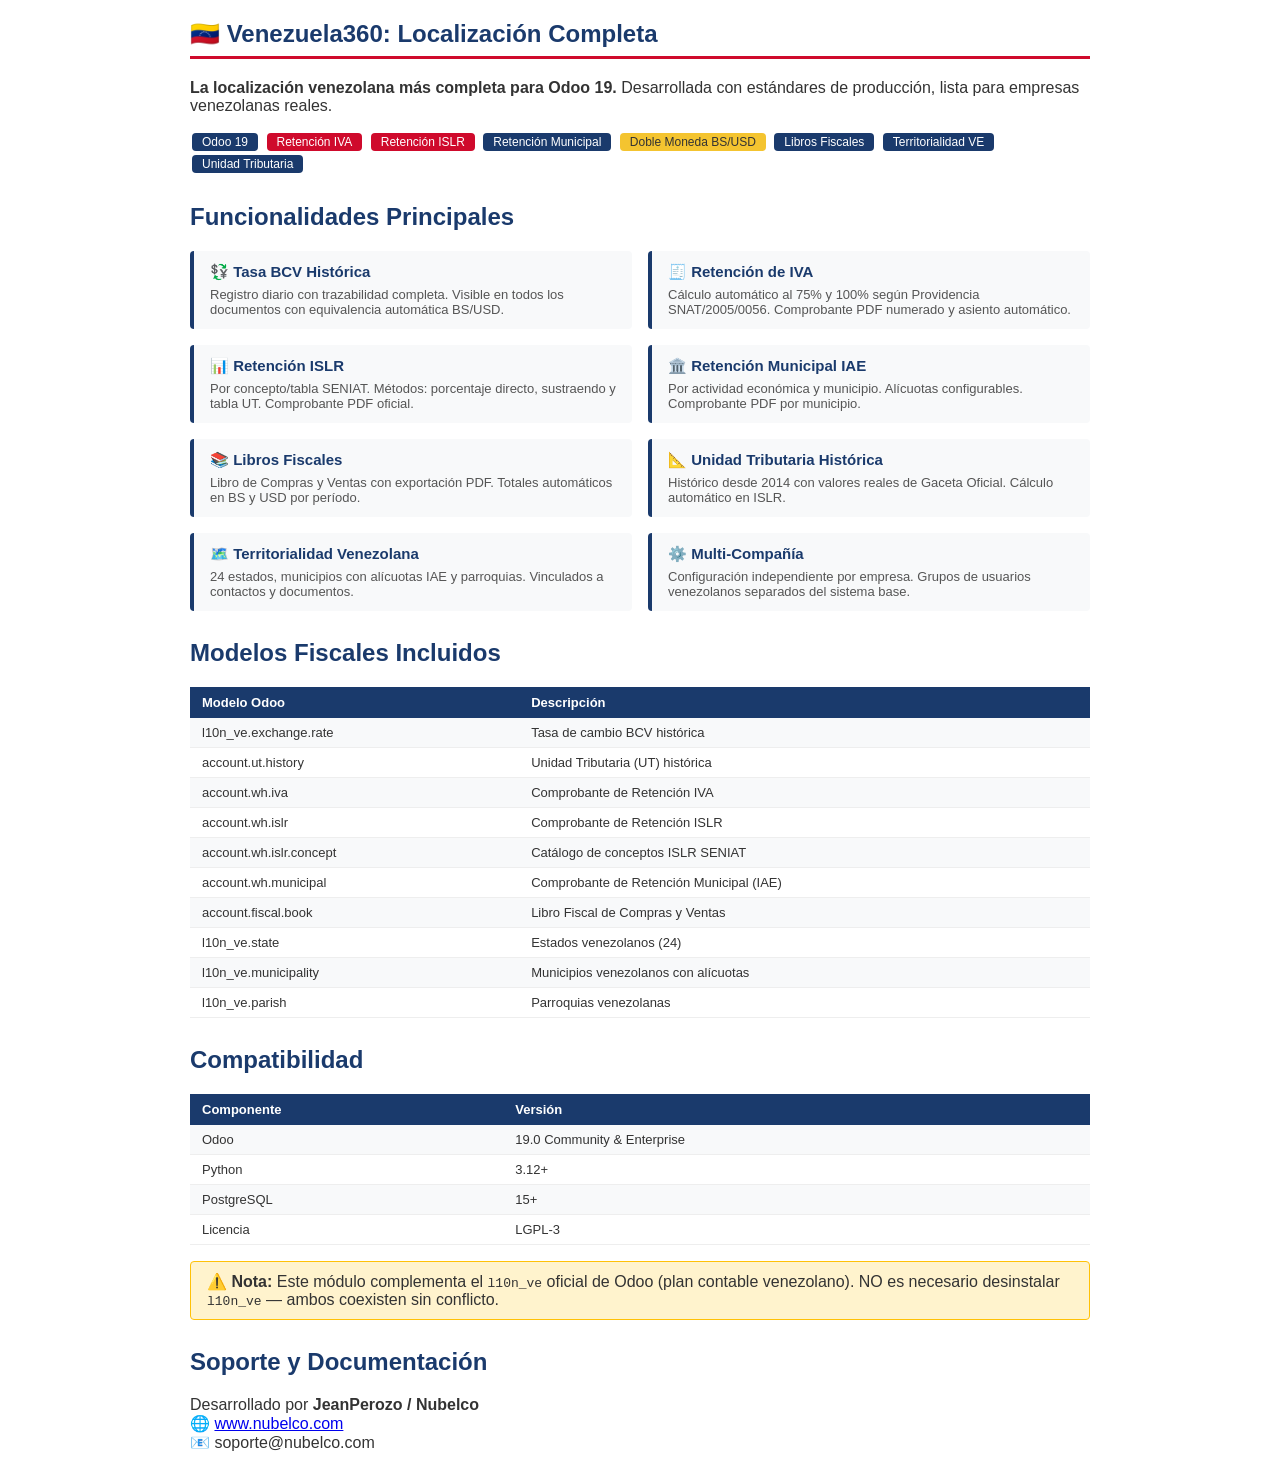
<file: l10n_ve_full/static/description/index.html>
<!DOCTYPE html>
<html lang="es">
<head>
    <meta charset="utf-8"/>
    <title>Venezuela360: Localización Completa</title>
    <style>
        body { font-family: 'Segoe UI', Arial, sans-serif; max-width: 900px; margin: 0 auto; color: #333; }
        h1 { color: #1a3a6c; border-bottom: 3px solid #CF0A2C; padding-bottom: 8px; }
        h2 { color: #1a3a6c; margin-top: 28px; }
        .badge { display: inline-block; background: #1a3a6c; color: white; border-radius: 4px; padding: 2px 10px; font-size: 12px; margin: 2px; }
        .badge.red { background: #CF0A2C; }
        .badge.gold { background: #F4C430; color: #333; }
        .feature-grid { display: grid; grid-template-columns: 1fr 1fr; gap: 16px; margin: 20px 0; }
        .feature-card { background: #f8f9fa; border-left: 4px solid #1a3a6c; padding: 12px 16px; border-radius: 4px; }
        .feature-card h3 { margin: 0 0 6px 0; color: #1a3a6c; font-size: 15px; }
        .feature-card p { margin: 0; font-size: 13px; color: #555; }
        table { width: 100%; border-collapse: collapse; margin: 16px 0; font-size: 13px; }
        th { background: #1a3a6c; color: white; padding: 8px 12px; text-align: left; }
        td { padding: 7px 12px; border-bottom: 1px solid #eee; }
        tr:nth-child(even) td { background: #f8f9fa; }
        .alert { background: #fff3cd; border: 1px solid #ffc107; border-radius: 4px; padding: 10px 16px; margin: 16px 0; }
    </style>
</head>
<body>
<section class="oe_container">
    <div class="oe_row oe_spaced">

        <h1>🇻🇪 Venezuela360: Localización Completa</h1>
        <p><strong>La localización venezolana más completa para Odoo 19.</strong>
        Desarrollada con estándares de producción, lista para empresas venezolanas reales.</p>

        <div>
            <span class="badge">Odoo 19</span>
            <span class="badge red">Retención IVA</span>
            <span class="badge red">Retención ISLR</span>
            <span class="badge">Retención Municipal</span>
            <span class="badge gold">Doble Moneda BS/USD</span>
            <span class="badge">Libros Fiscales</span>
            <span class="badge">Territorialidad VE</span>
            <span class="badge">Unidad Tributaria</span>
        </div>

        <h2>Funcionalidades Principales</h2>
        <div class="feature-grid">
            <div class="feature-card">
                <h3>💱 Tasa BCV Histórica</h3>
                <p>Registro diario con trazabilidad completa. Visible en todos los documentos con equivalencia automática BS/USD.</p>
            </div>
            <div class="feature-card">
                <h3>🧾 Retención de IVA</h3>
                <p>Cálculo automático al 75% y 100% según Providencia SNAT/2005/0056. Comprobante PDF numerado y asiento automático.</p>
            </div>
            <div class="feature-card">
                <h3>📊 Retención ISLR</h3>
                <p>Por concepto/tabla SENIAT. Métodos: porcentaje directo, sustraendo y tabla UT. Comprobante PDF oficial.</p>
            </div>
            <div class="feature-card">
                <h3>🏛️ Retención Municipal IAE</h3>
                <p>Por actividad económica y municipio. Alícuotas configurables. Comprobante PDF por municipio.</p>
            </div>
            <div class="feature-card">
                <h3>📚 Libros Fiscales</h3>
                <p>Libro de Compras y Ventas con exportación PDF. Totales automáticos en BS y USD por período.</p>
            </div>
            <div class="feature-card">
                <h3>📐 Unidad Tributaria Histórica</h3>
                <p>Histórico desde 2014 con valores reales de Gaceta Oficial. Cálculo automático en ISLR.</p>
            </div>
            <div class="feature-card">
                <h3>🗺️ Territorialidad Venezolana</h3>
                <p>24 estados, municipios con alícuotas IAE y parroquias. Vinculados a contactos y documentos.</p>
            </div>
            <div class="feature-card">
                <h3>⚙️ Multi-Compañía</h3>
                <p>Configuración independiente por empresa. Grupos de usuarios venezolanos separados del sistema base.</p>
            </div>
        </div>

        <h2>Modelos Fiscales Incluidos</h2>
        <table>
            <tr><th>Modelo Odoo</th><th>Descripción</th></tr>
            <tr><td>l10n_ve.exchange.rate</td><td>Tasa de cambio BCV histórica</td></tr>
            <tr><td>account.ut.history</td><td>Unidad Tributaria (UT) histórica</td></tr>
            <tr><td>account.wh.iva</td><td>Comprobante de Retención IVA</td></tr>
            <tr><td>account.wh.islr</td><td>Comprobante de Retención ISLR</td></tr>
            <tr><td>account.wh.islr.concept</td><td>Catálogo de conceptos ISLR SENIAT</td></tr>
            <tr><td>account.wh.municipal</td><td>Comprobante de Retención Municipal (IAE)</td></tr>
            <tr><td>account.fiscal.book</td><td>Libro Fiscal de Compras y Ventas</td></tr>
            <tr><td>l10n_ve.state</td><td>Estados venezolanos (24)</td></tr>
            <tr><td>l10n_ve.municipality</td><td>Municipios venezolanos con alícuotas</td></tr>
            <tr><td>l10n_ve.parish</td><td>Parroquias venezolanas</td></tr>
        </table>

        <h2>Compatibilidad</h2>
        <table>
            <tr><th>Componente</th><th>Versión</th></tr>
            <tr><td>Odoo</td><td>19.0 Community &amp; Enterprise</td></tr>
            <tr><td>Python</td><td>3.12+</td></tr>
            <tr><td>PostgreSQL</td><td>15+</td></tr>
            <tr><td>Licencia</td><td>LGPL-3</td></tr>
        </table>

        <div class="alert">
            <strong>⚠️ Nota:</strong> Este módulo complementa el <code>l10n_ve</code> oficial de Odoo (plan contable venezolano).
            NO es necesario desinstalar <code>l10n_ve</code> — ambos coexisten sin conflicto.
        </div>

        <h2>Soporte y Documentación</h2>
        <p>
            Desarrollado por <strong>JeanPerozo / Nubelco</strong><br/>
            🌐 <a href="https://www.nubelco.com">www.nubelco.com</a><br/>
            📧 soporte@nubelco.com
        </p>

    </div>
</section>
</body>
</html>
</file>
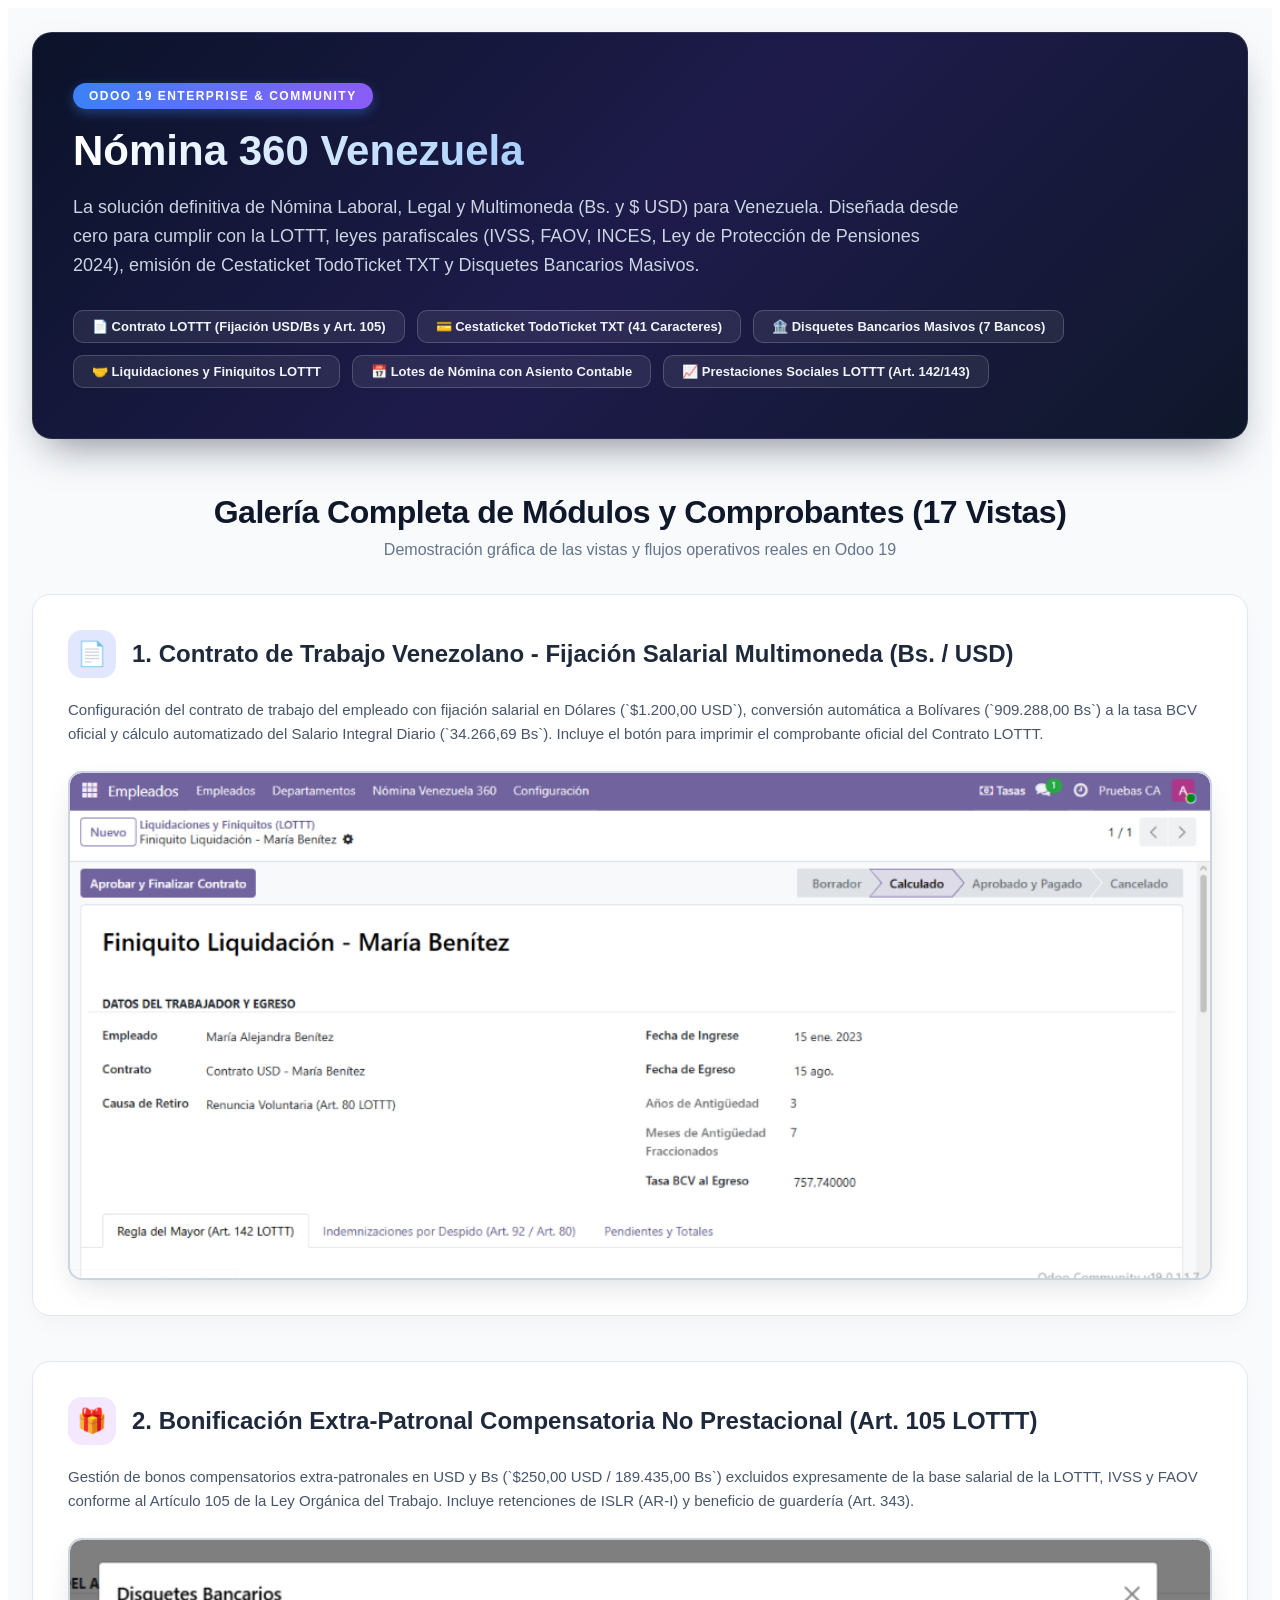
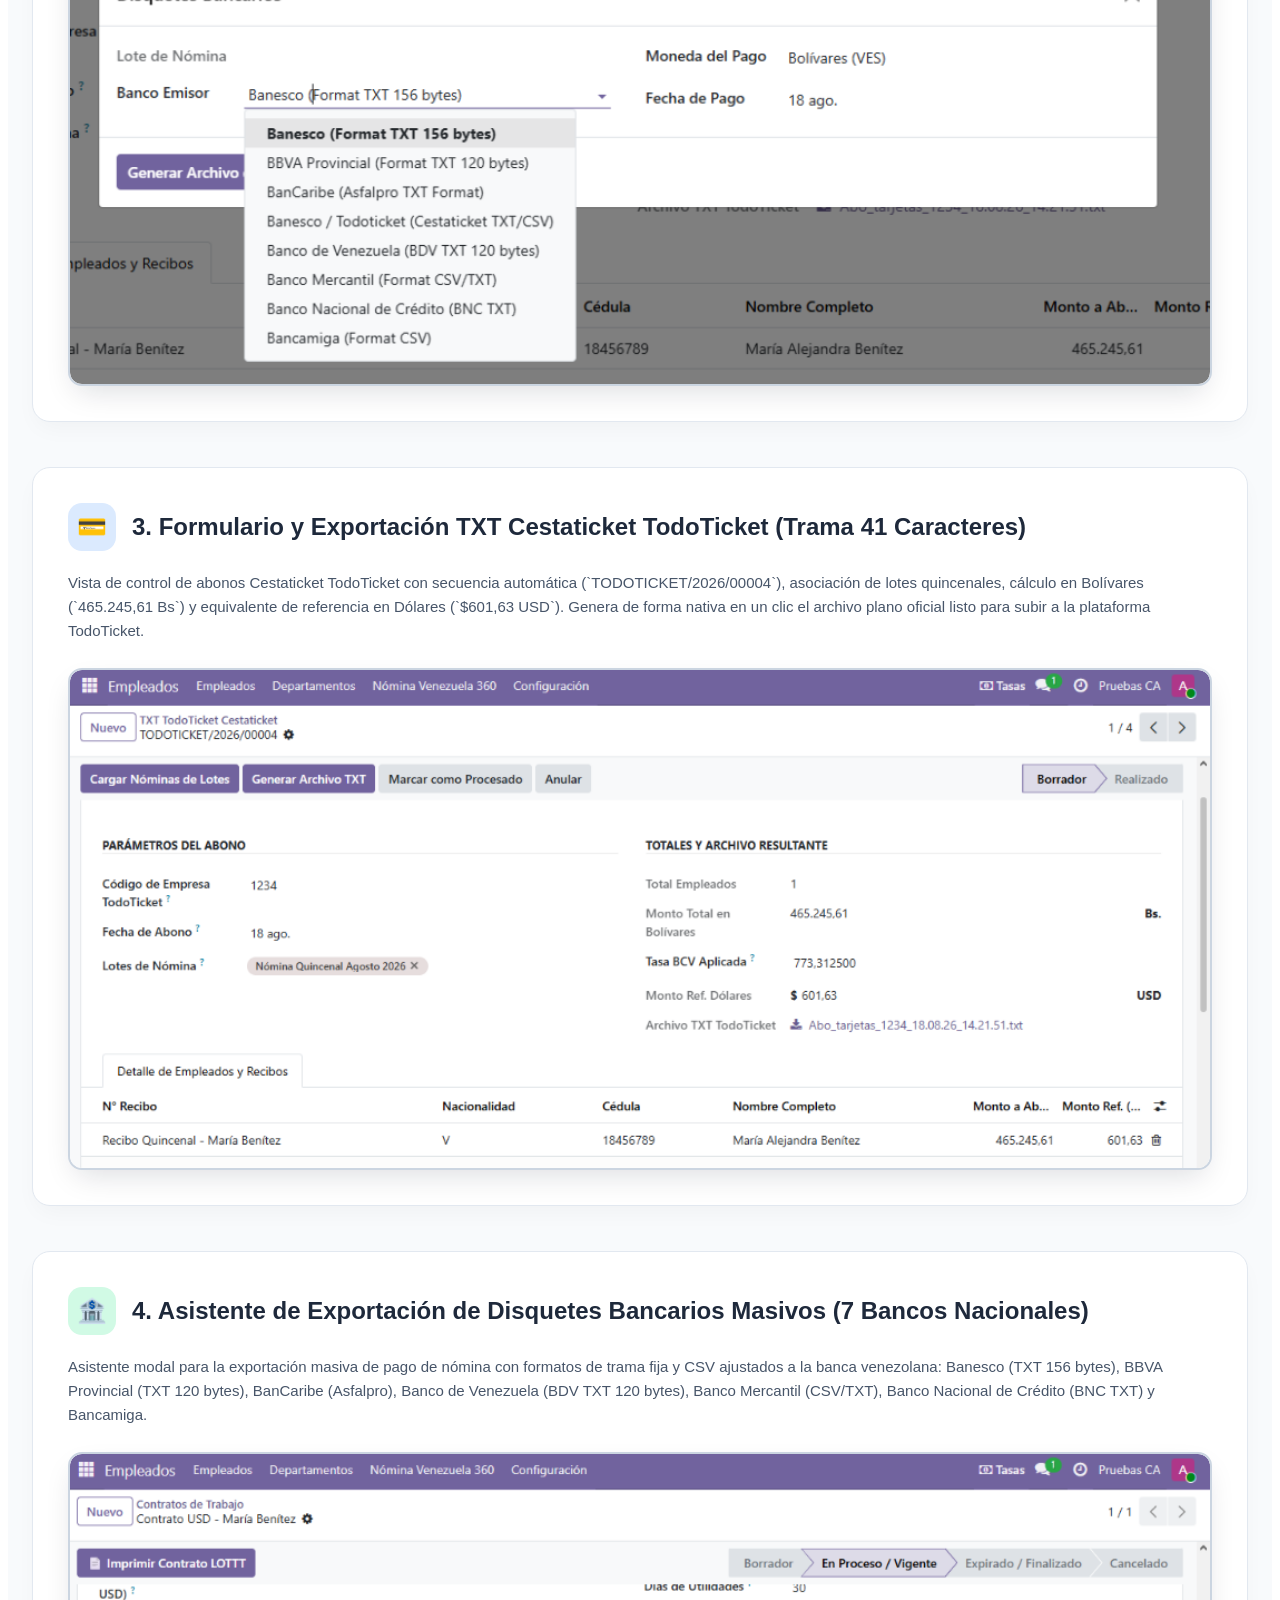
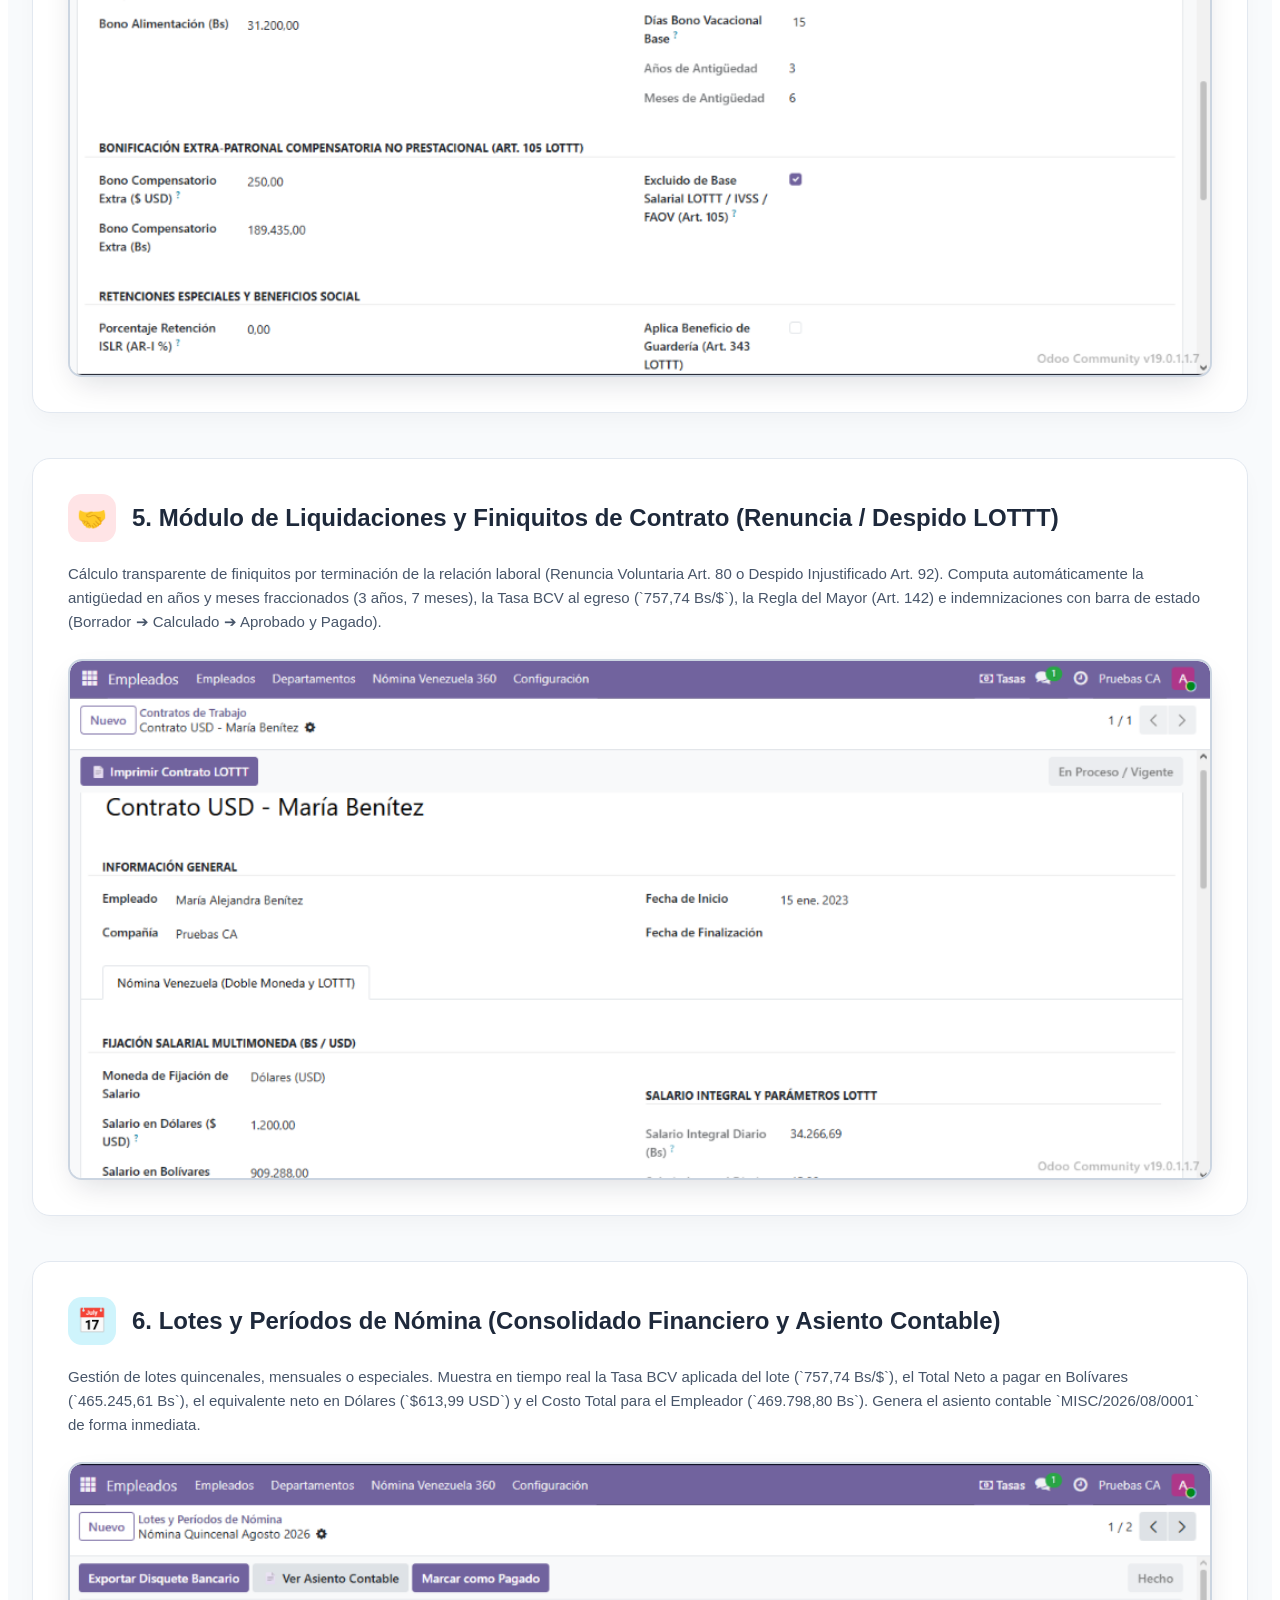
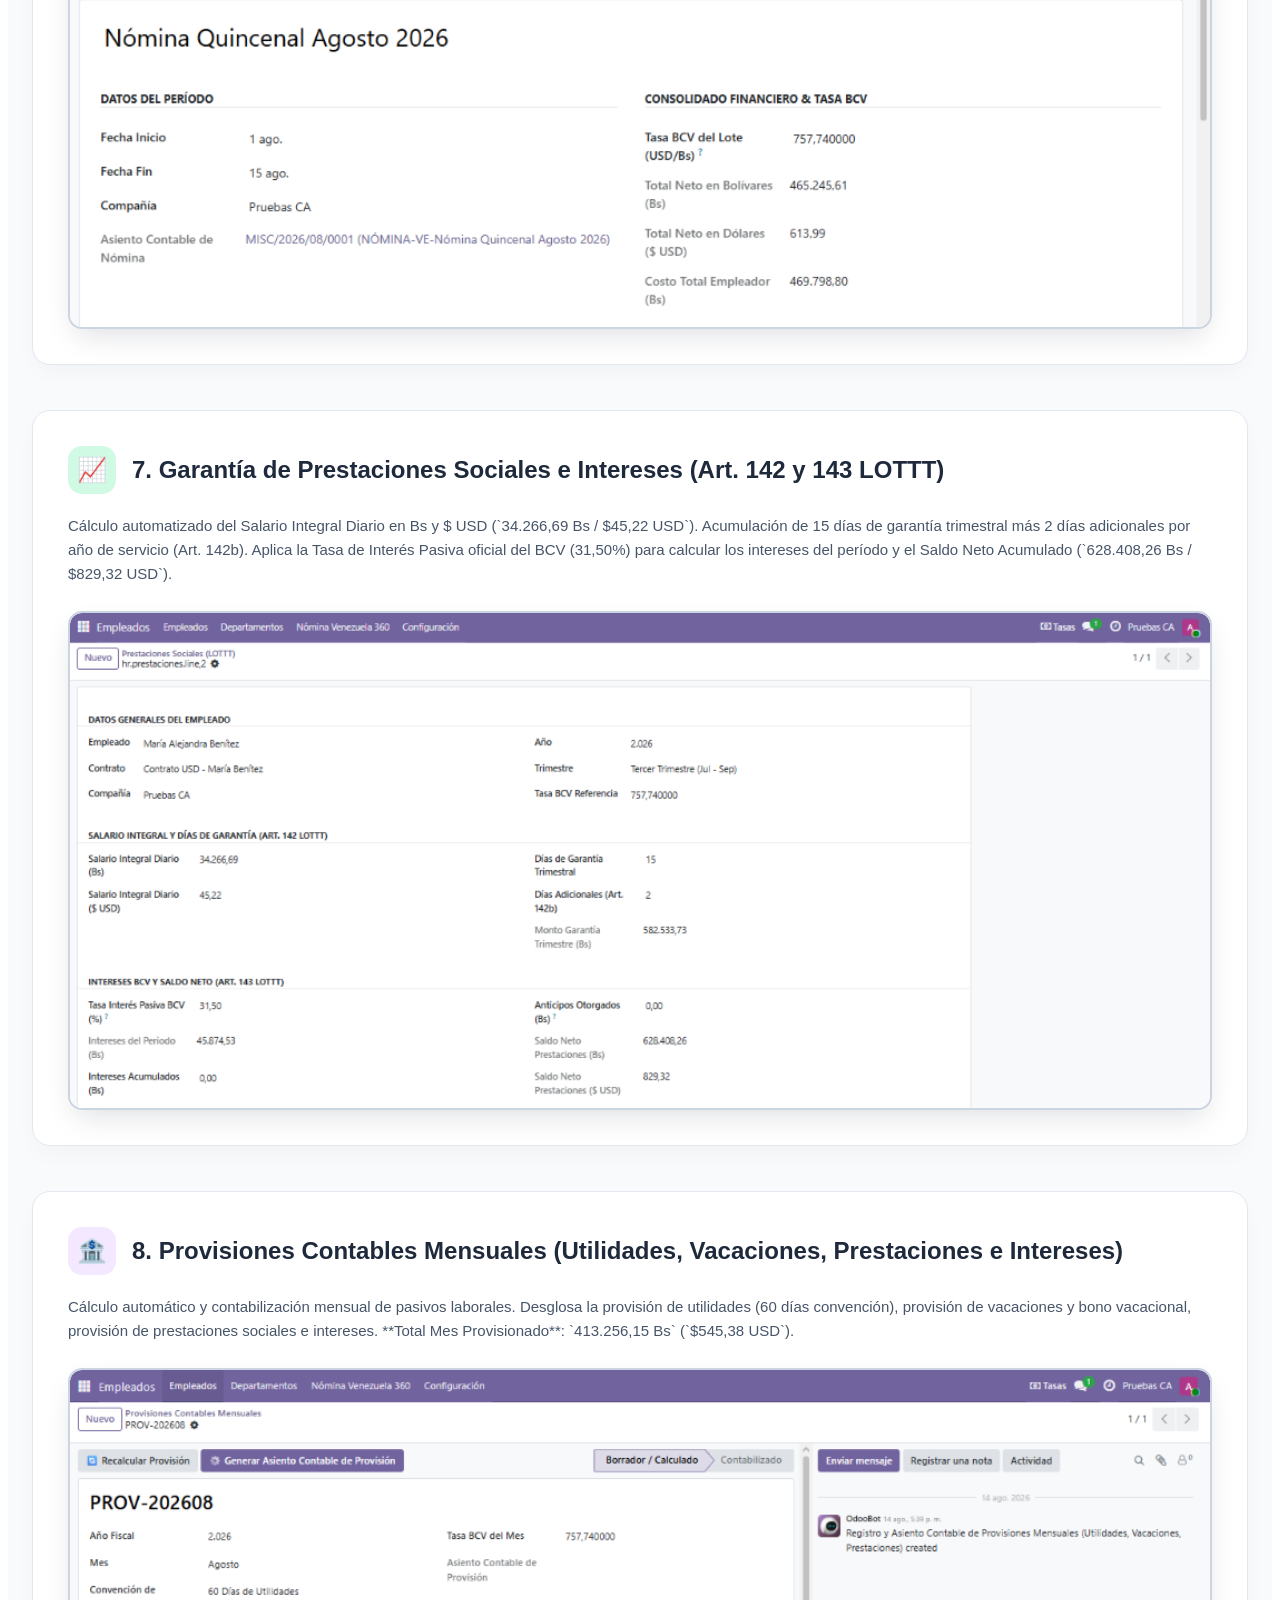
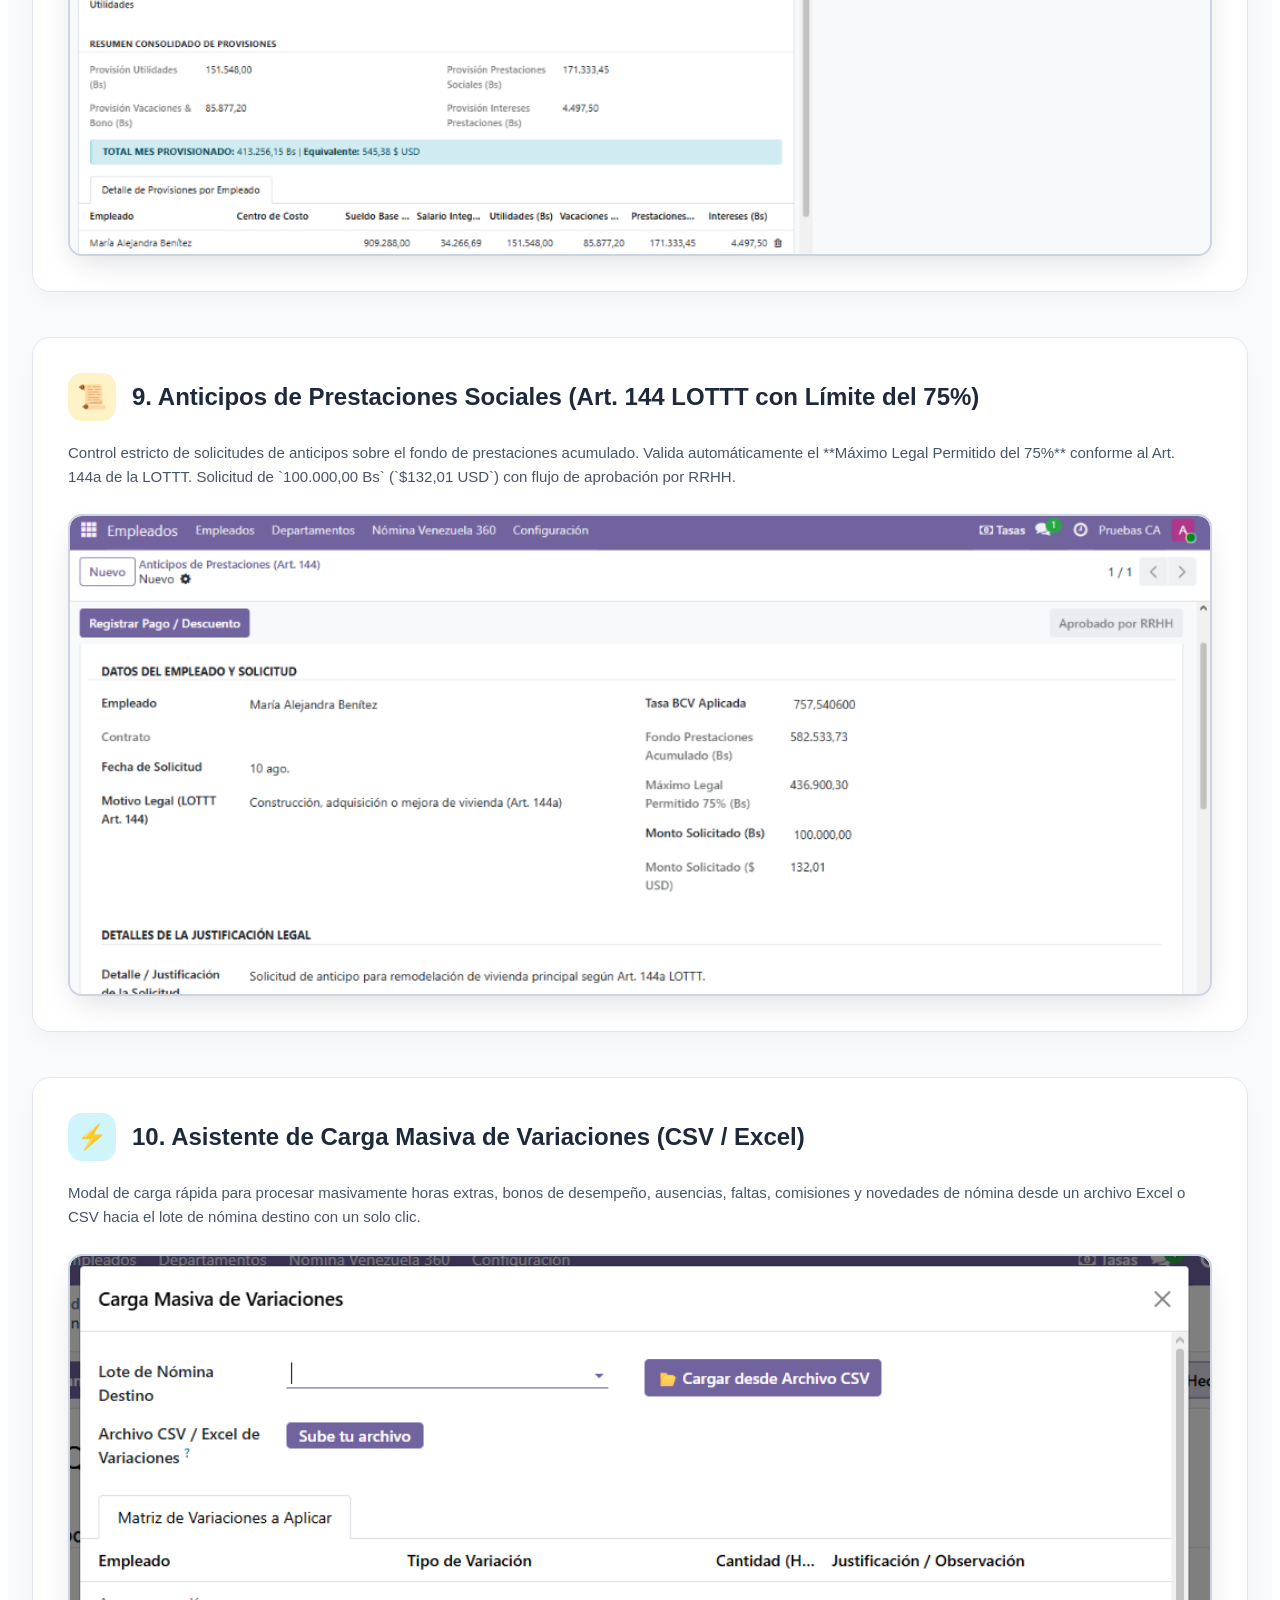
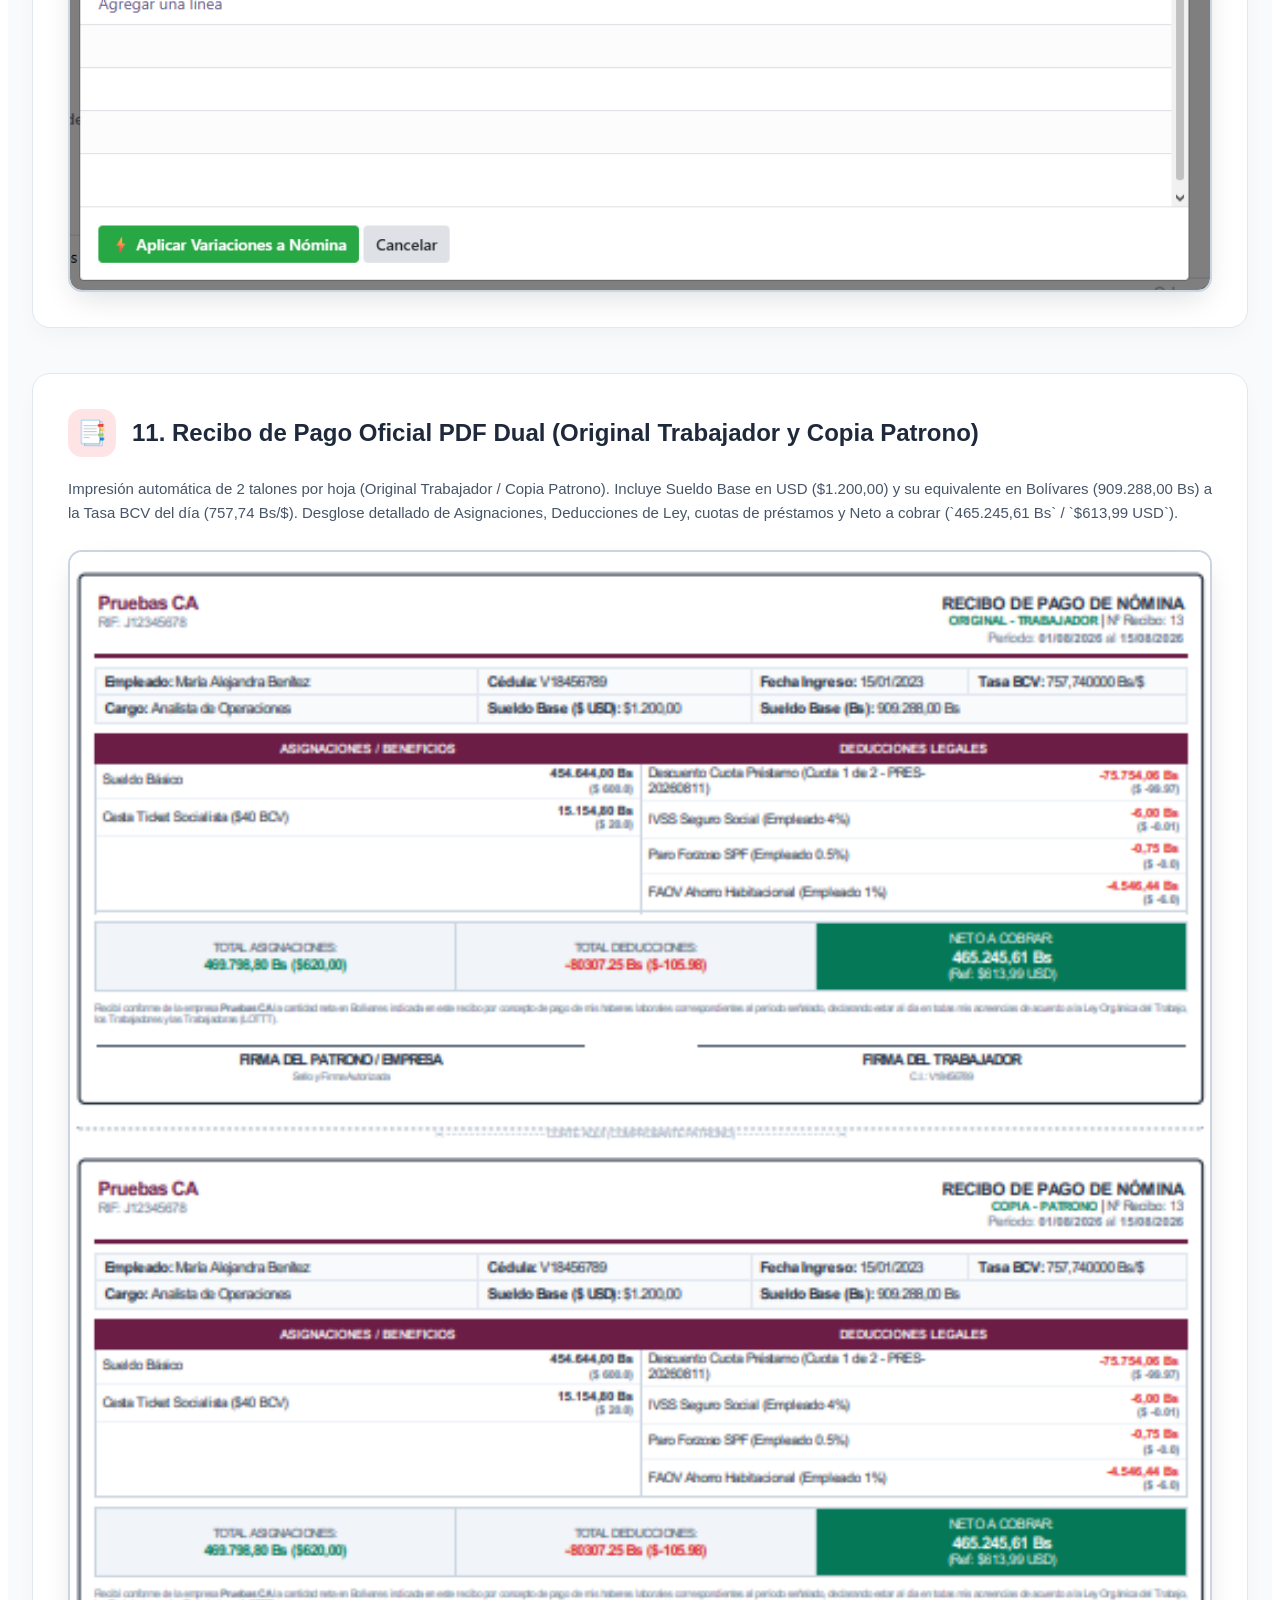
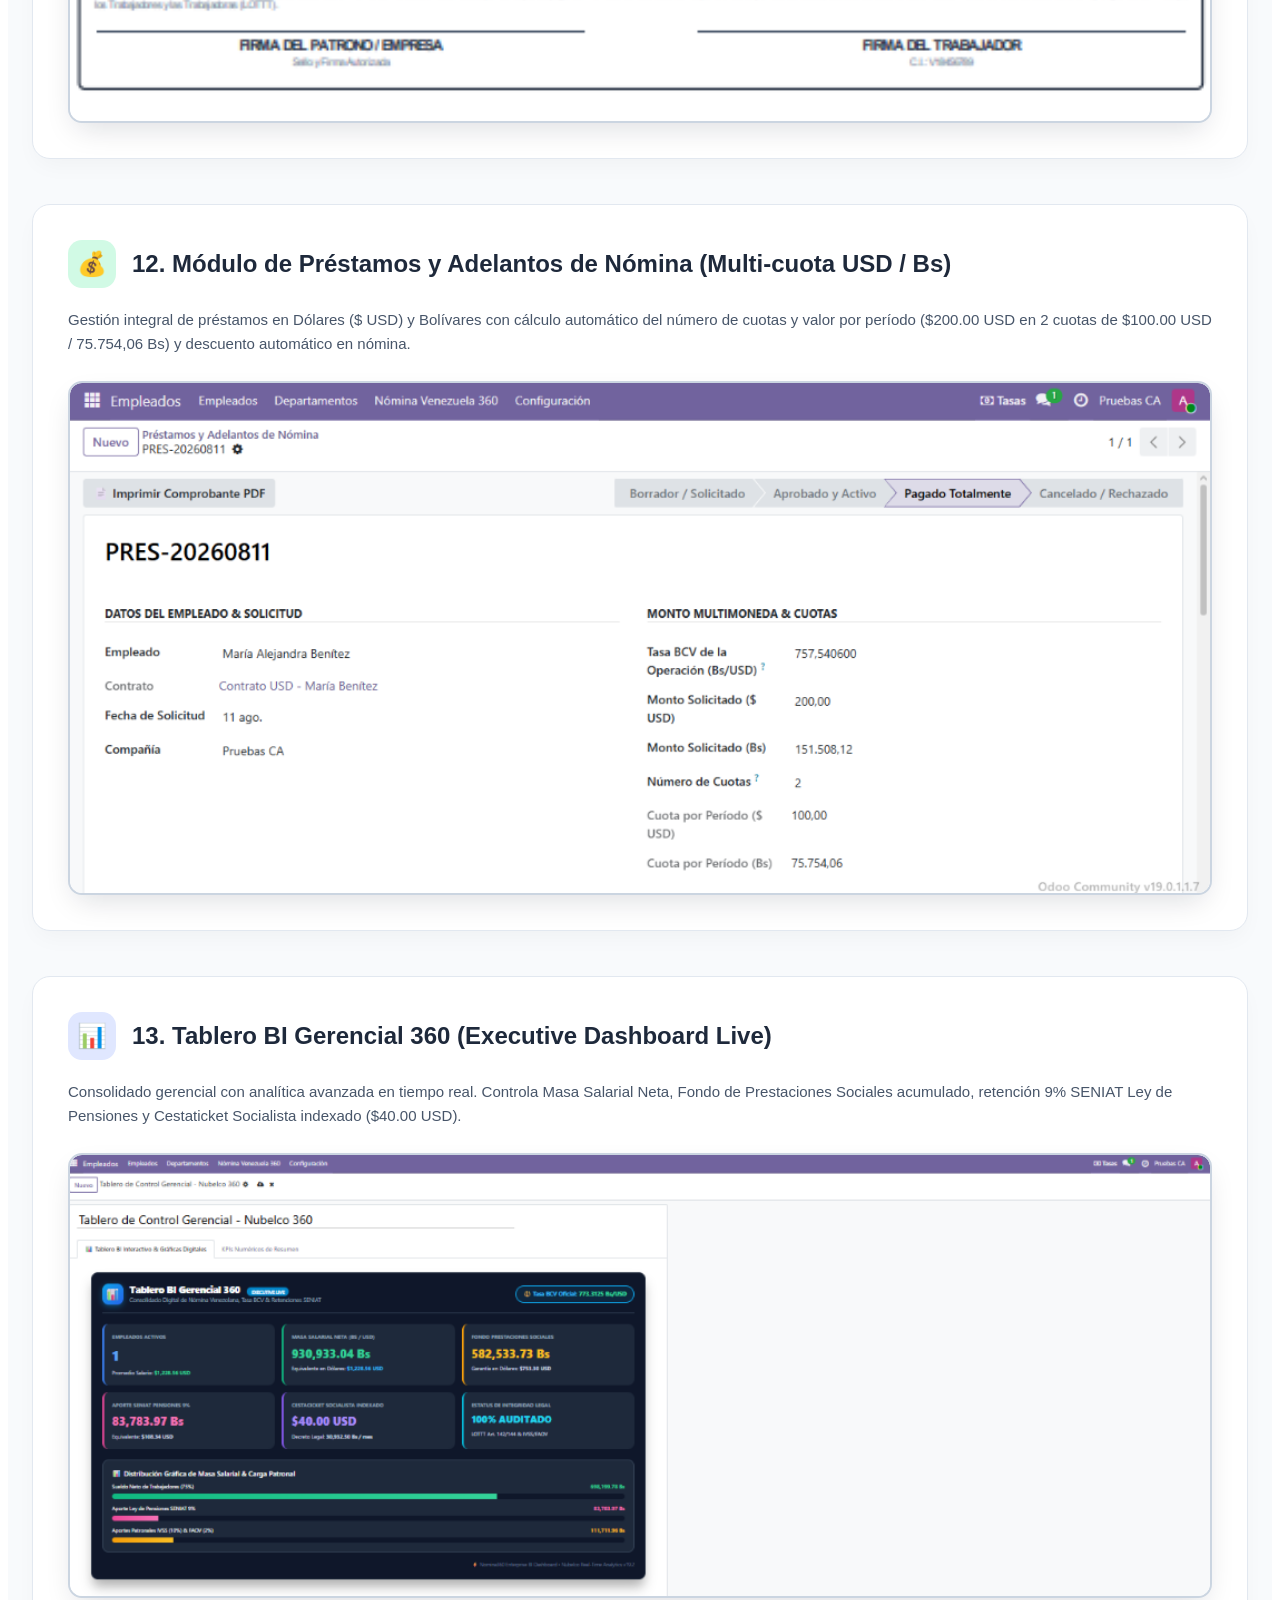
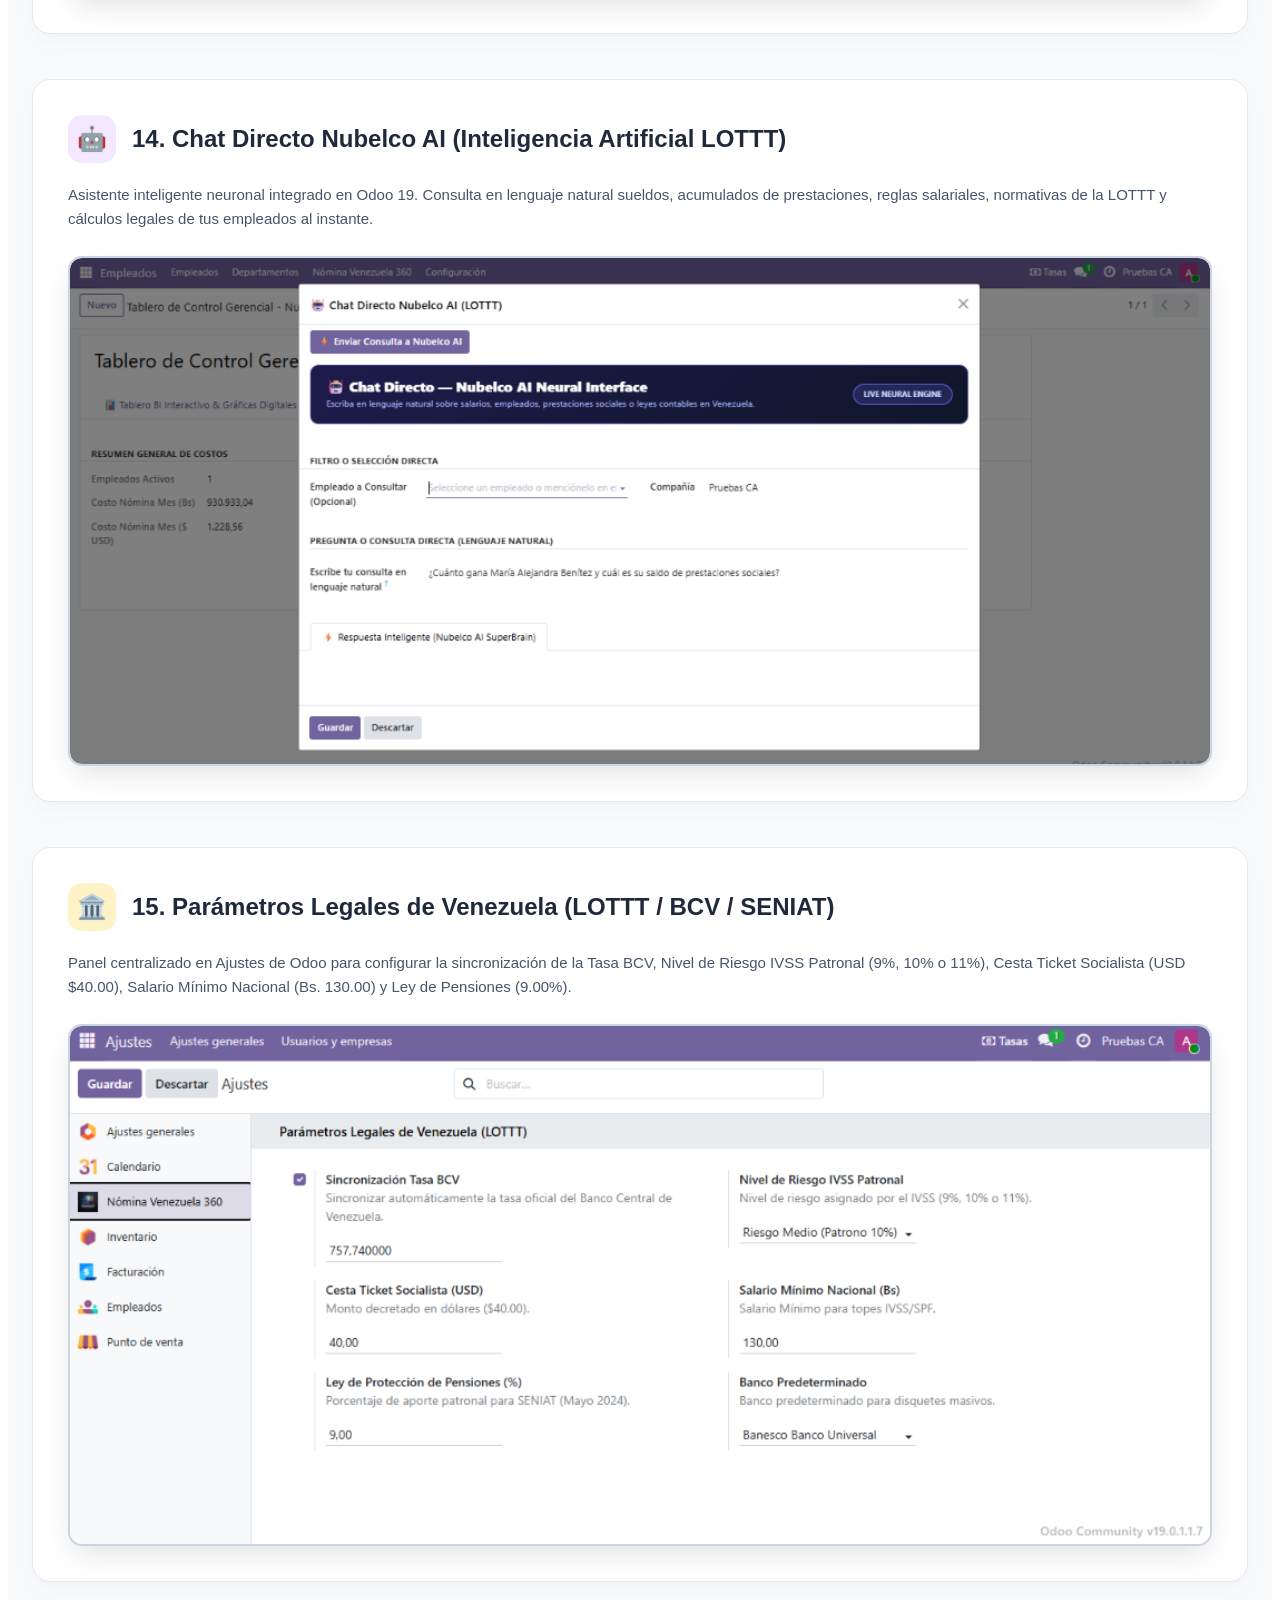
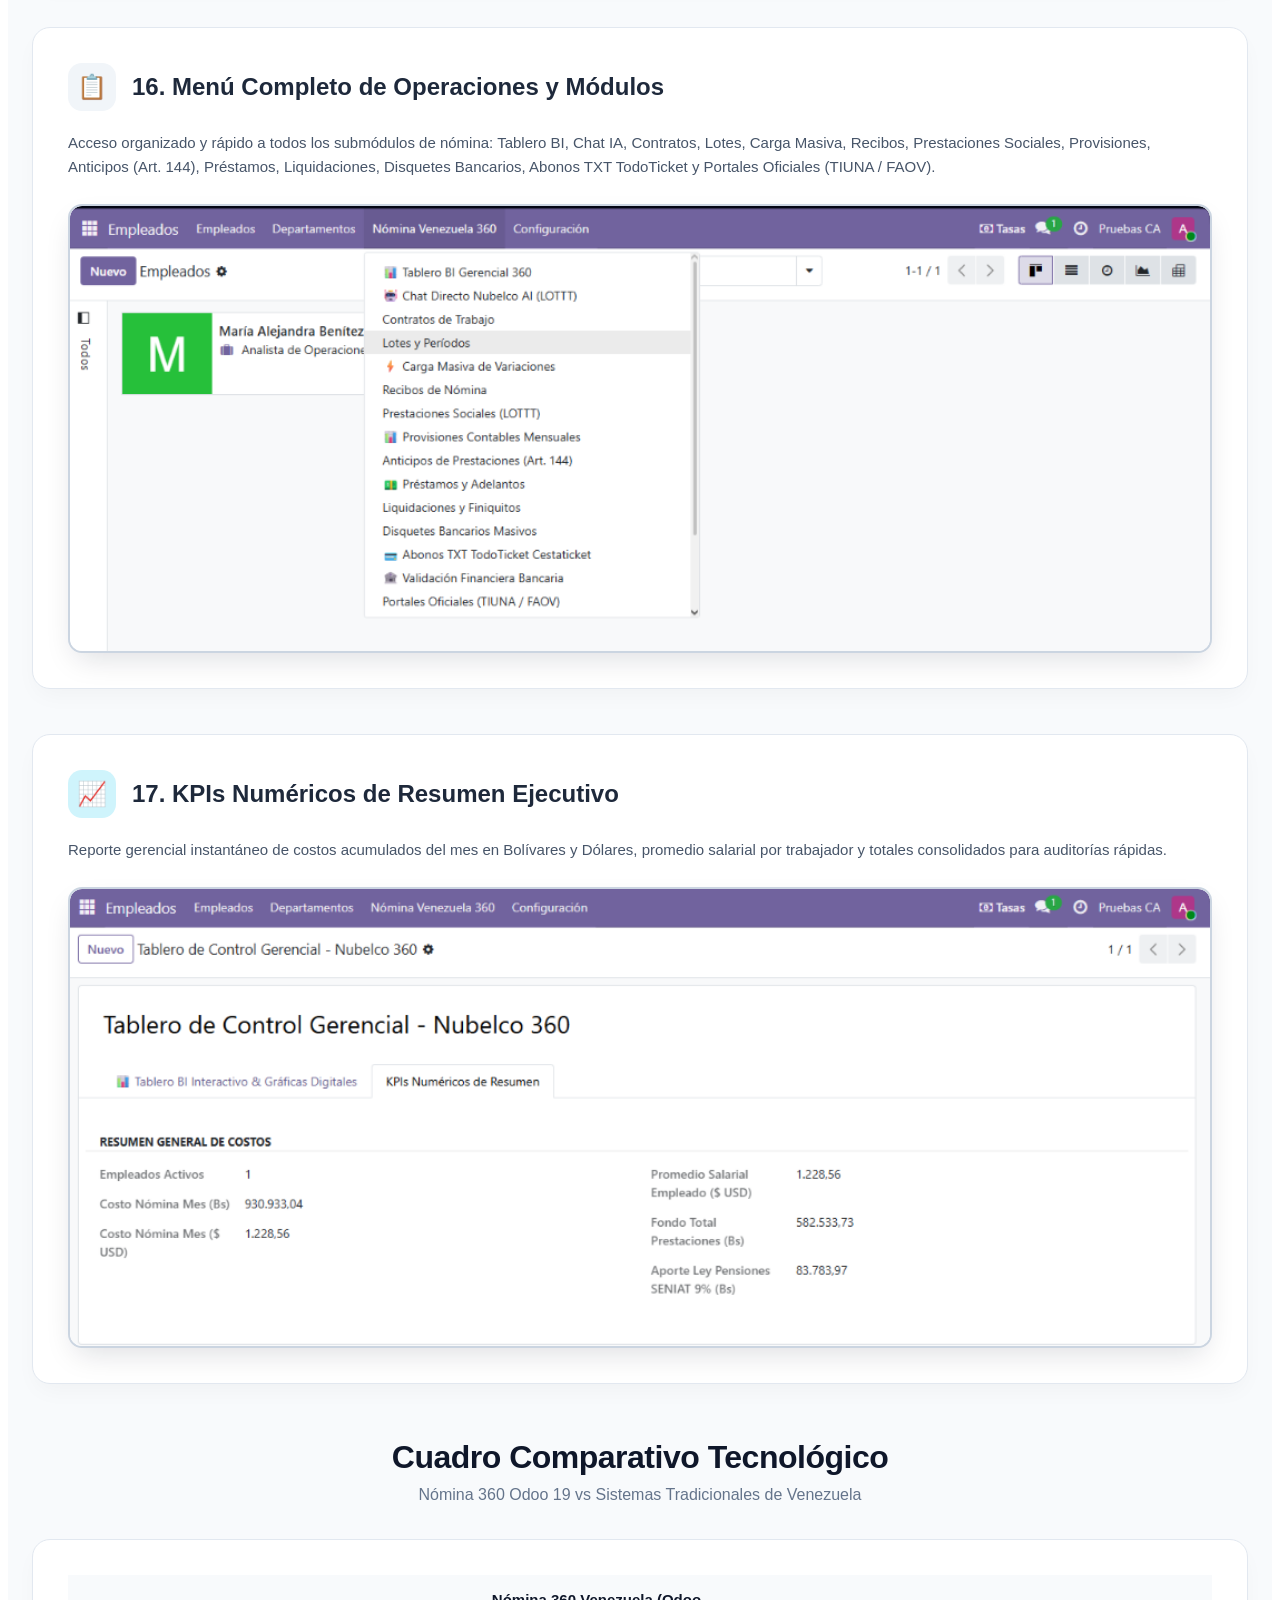
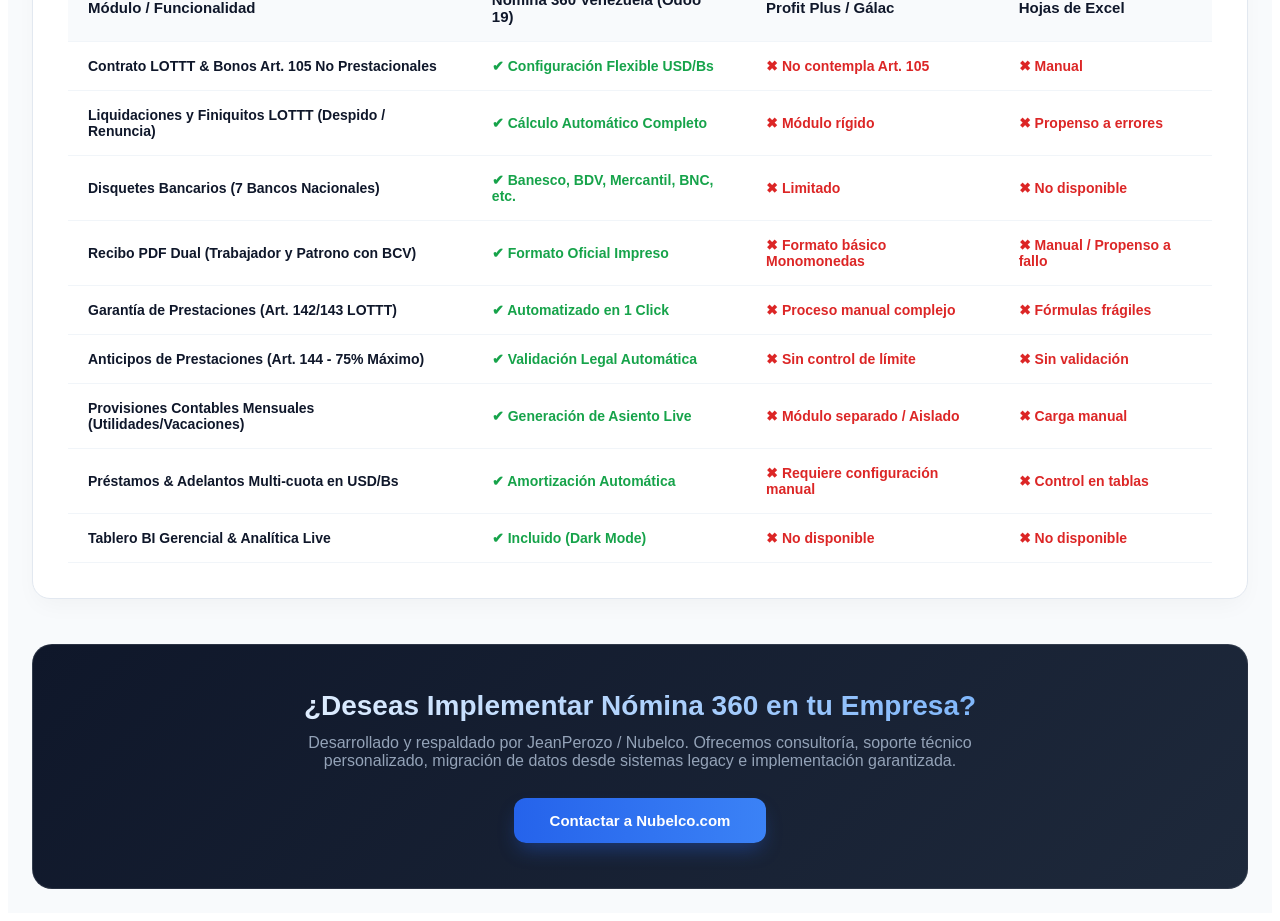
<file: Nomina360Venezuela/static/description/index.html>
<!DOCTYPE html>
<html lang="es">
<head>
    <meta charset="UTF-8">
    <title>Nomina 360 Venezuela - Odoo 19 Enterprise</title>
    <style>
        .n360-container {
            font-family: 'Inter', -apple-system, BlinkMacSystemFont, 'Segoe UI', Roboto, Helvetica, Arial, sans-serif;
            color: #0f172a;
            background-color: #f8fafc;
            padding: 24px;
            max-width: 1240px;
            margin: 0 auto;
        }

        /* HERO HEADER */
        .n360-hero {
            background: linear-gradient(135deg, #0b1329 0%, #1e1b4b 50%, #0f172a 100%);
            border-radius: 20px;
            padding: 50px 40px;
            color: #ffffff;
            box-shadow: 0 20px 40px -15px rgba(15, 23, 42, 0.5);
            margin-bottom: 40px;
            position: relative;
            border: 1px solid rgba(255, 255, 255, 0.1);
        }

        .n360-badge {
            display: inline-block;
            background: linear-gradient(90deg, #3b82f6, #8b5cf6);
            color: #ffffff;
            font-weight: 800;
            font-size: 12px;
            letter-spacing: 1.5px;
            padding: 6px 16px;
            border-radius: 50px;
            text-transform: uppercase;
            margin-bottom: 18px;
            box-shadow: 0 4px 12px rgba(59, 130, 246, 0.4);
        }

        .n360-hero h1 {
            font-size: 42px;
            font-weight: 900;
            line-height: 1.15;
            margin: 0 0 16px 0;
            background: linear-gradient(90deg, #ffffff, #93c5fd, #c084fc);
            -webkit-background-clip: text;
            -webkit-text-fill-color: transparent;
        }

        .n360-hero p {
            font-size: 18px;
            color: #cbd5e1;
            max-width: 900px;
            line-height: 1.6;
            margin-bottom: 30px;
        }

        .n360-tags {
            display: flex;
            flex-wrap: wrap;
            gap: 12px;
        }

        .n360-tag {
            background: rgba(255, 255, 255, 0.08);
            border: 1px solid rgba(255, 255, 255, 0.18);
            backdrop-filter: blur(8px);
            padding: 8px 18px;
            border-radius: 10px;
            font-size: 13px;
            font-weight: 600;
            color: #f1f5f9;
        }

        /* SECTION TITLES */
        .n360-section-header {
            text-align: center;
            margin: 55px 0 35px 0;
        }

        .n360-section-header h2 {
            font-size: 32px;
            font-weight: 800;
            color: #0f172a;
            margin: 0 0 10px 0;
            letter-spacing: -0.5px;
        }

        .n360-section-header p {
            font-size: 16px;
            color: #64748b;
            margin: 0;
        }

        /* FEATURE SHOWCASE CARDS (WITH SCREENSHOTS) */
        .n360-feature-box {
            background: #ffffff;
            border-radius: 18px;
            border: 1px solid #e2e8f0;
            box-shadow: 0 10px 25px -5px rgba(0, 0, 0, 0.04);
            padding: 35px;
            margin-bottom: 45px;
            transition: all 0.3s ease;
        }

        .n360-feature-box:hover {
            box-shadow: 0 20px 35px -10px rgba(59, 130, 246, 0.12);
            border-color: #bfdbfe;
        }

        .n360-feature-header {
            display: flex;
            align-items: center;
            gap: 16px;
            margin-bottom: 20px;
        }

        .n360-icon {
            width: 48px;
            height: 48px;
            border-radius: 14px;
            display: flex;
            align-items: center;
            justify-content: center;
            font-size: 24px;
            flex-shrink: 0;
        }

        .n360-bg-indigo { background: #e0e7ff; color: #4338ca; }
        .n360-bg-cyan { background: #cff4fc; color: #055160; }
        .n360-bg-emerald { background: #d1fae5; color: #065f46; }
        .n360-bg-amber { background: #fef3c7; color: #92400e; }
        .n360-bg-purple { background: #f3e8ff; color: #6b21a8; }
        .n360-bg-rose { background: #ffe4e6; color: #9f1239; }
        .n360-bg-blue { background: #dbeafe; color: #1e40af; }
        .n360-bg-slate { background: #f1f5f9; color: #334155; }

        .n360-feature-header h3 {
            font-size: 24px;
            font-weight: 800;
            color: #1e293b;
            margin: 0;
        }

        .n360-feature-desc {
            font-size: 15px;
            color: #475569;
            line-height: 1.6;
            margin-bottom: 25px;
        }

        /* SCREENSHOT DISPLAY FRAME */
        .n360-screenshot-frame {
            border-radius: 14px;
            overflow: hidden;
            border: 2px solid #cbd5e1;
            box-shadow: 0 12px 30px -8px rgba(15, 23, 42, 0.15);
            background: #ffffff;
            position: relative;
        }

        .n360-screenshot-frame img {
            width: 100%;
            height: auto;
            display: block;
            border-radius: 12px;
        }

        /* COMPARISON TABLE */
        .n360-table-box {
            background: #ffffff;
            border-radius: 18px;
            padding: 35px;
            border: 1px solid #e2e8f0;
            box-shadow: 0 10px 25px -5px rgba(0, 0, 0, 0.04);
            margin-bottom: 45px;
            overflow-x: auto;
        }

        .n360-table {
            width: 100%;
            border-collapse: collapse;
            text-align: left;
        }

        .n360-table th, .n360-table td {
            padding: 16px 20px;
            border-bottom: 1px solid #f1f5f9;
            font-size: 14px;
        }

        .n360-table th {
            background: #f8fafc;
            font-weight: 800;
            color: #0f172a;
            font-size: 15px;
        }

        .n360-check { color: #16a34a; font-weight: 800; }
        .n360-cross { color: #dc2626; font-weight: bold; }

        /* FOOTER BANNER */
        .n360-footer {
            background: linear-gradient(135deg, #0f172a 0%, #1e293b 100%);
            border-radius: 20px;
            padding: 45px;
            color: #ffffff;
            text-align: center;
            border: 1px solid rgba(255, 255, 255, 0.1);
        }

        .n360-footer h3 {
            font-size: 28px;
            font-weight: 900;
            margin: 0 0 12px 0;
            background: linear-gradient(90deg, #ffffff, #60a5fa);
            -webkit-background-clip: text;
            -webkit-text-fill-color: transparent;
        }

        .n360-footer p {
            font-size: 16px;
            color: #94a3b8;
            margin: 0 0 28px 0;
            max-width: 700px;
            margin-left: auto;
            margin-right: auto;
        }

        .n360-btn {
            display: inline-block;
            background: linear-gradient(90deg, #2563eb, #3b82f6);
            color: #ffffff;
            font-weight: 800;
            font-size: 15px;
            padding: 14px 36px;
            border-radius: 12px;
            text-decoration: none;
            box-shadow: 0 10px 20px -5px rgba(37, 99, 235, 0.4);
            transition: all 0.2s ease;
        }

        .n360-btn:hover {
            transform: translateY(-2px);
            box-shadow: 0 15px 25px -5px rgba(37, 99, 235, 0.6);
        }
    </style>
</head>
<body>
    <div class="n360-container">
        
        <!-- HERO BANNER -->
        <div class="n360-hero">
            <span class="n360-badge">ODOO 19 ENTERPRISE & COMMUNITY</span>
            <h1>Nómina 360 Venezuela</h1>
            <p>La solución definitiva de Nómina Laboral, Legal y Multimoneda (Bs. y $ USD) para Venezuela. Diseñada desde cero para cumplir con la LOTTT, leyes parafiscales (IVSS, FAOV, INCES, Ley de Protección de Pensiones 2024), emisión de Cestaticket TodoTicket TXT y Disquetes Bancarios Masivos.</p>
            
            <div class="n360-tags">
                <span class="n360-tag">📄 Contrato LOTTT (Fijación USD/Bs y Art. 105)</span>
                <span class="n360-tag">💳 Cestaticket TodoTicket TXT (41 Caracteres)</span>
                <span class="n360-tag">🏦 Disquetes Bancarios Masivos (7 Bancos)</span>
                <span class="n360-tag">🤝 Liquidaciones y Finiquitos LOTTT</span>
                <span class="n360-tag">📅 Lotes de Nómina con Asiento Contable</span>
                <span class="n360-tag">📈 Prestaciones Sociales LOTTT (Art. 142/143)</span>
            </div>
        </div>

        <!-- SECCIÓN DE PRESENTACIÓN VISUAL DE CARACTERÍSTICAS DE IMPACTO -->
        <div class="n360-section-header">
            <h2>Galería Completa de Módulos y Comprobantes (17 Vistas)</h2>
            <p>Demostración gráfica de las vistas y flujos operativos reales en Odoo 19</p>
        </div>

        <!-- SHOWCASE 1: CONTRATO VENEZOLANO FIJACIÓN SALARIAL -->
        <div class="n360-feature-box">
            <div class="n360-feature-header">
                <div class="n360-icon n360-bg-indigo">📄</div>
                <div>
                    <h3>1. Contrato de Trabajo Venezolano - Fijación Salarial Multimoneda (Bs. / USD)</h3>
                </div>
            </div>
            <div class="n360-feature-desc">
                Configuración del contrato de trabajo del empleado con fijación salarial en Dólares (`$1.200,00 USD`), conversión automática a Bolívares (`909.288,00 Bs`) a la tasa BCV oficial y cálculo automatizado del Salario Integral Diario (`34.266,69 Bs`). Incluye el botón para imprimir el comprobante oficial del Contrato LOTTT.
            </div>
            <div class="n360-screenshot-frame">
                <img src="img_contrato_fijacion_salarial.png" alt="Contrato de Trabajo Venezolano Fijación Salarial">
            </div>
        </div>

        <!-- SHOWCASE 2: CONTRATO VENEZOLANO ART 105 LOTTT -->
        <div class="n360-feature-box">
            <div class="n360-feature-header">
                <div class="n360-icon n360-bg-purple">🎁</div>
                <div>
                    <h3>2. Bonificación Extra-Patronal Compensatoria No Prestacional (Art. 105 LOTTT)</h3>
                </div>
            </div>
            <div class="n360-feature-desc">
                Gestión de bonos compensatorios extra-patronales en USD y Bs (`$250,00 USD / 189.435,00 Bs`) excluidos expresamente de la base salarial de la LOTTT, IVSS y FAOV conforme al Artículo 105 de la Ley Orgánica del Trabajo. Incluye retenciones de ISLR (AR-I) y beneficio de guardería (Art. 343).
            </div>
            <div class="n360-screenshot-frame">
                <img src="img_contrato_bonos_art105.png" alt="Bonificación Extra Patronal Art 105 LOTTT">
            </div>
        </div>

        <!-- SHOWCASE 3: TODOTICKET FORMULARIO -->
        <div class="n360-feature-box">
            <div class="n360-feature-header">
                <div class="n360-icon n360-bg-blue">💳</div>
                <div>
                    <h3>3. Formulario y Exportación TXT Cestaticket TodoTicket (Trama 41 Caracteres)</h3>
                </div>
            </div>
            <div class="n360-feature-desc">
                Vista de control de abonos Cestaticket TodoTicket con secuencia automática (`TODOTICKET/2026/00004`), asociación de lotes quincenales, cálculo en Bolívares (`465.245,61 Bs`) y equivalente de referencia en Dólares (`$601,63 USD`). Genera de forma nativa en un clic el archivo plano oficial listo para subir a la plataforma TodoTicket.
            </div>
            <div class="n360-screenshot-frame">
                <img src="img_todoticket_form.png" alt="Formulario Cestaticket TodoTicket TXT">
            </div>
        </div>

        <!-- SHOWCASE 4: DISQUETES BANCARIOS WIZARD -->
        <div class="n360-feature-box">
            <div class="n360-feature-header">
                <div class="n360-icon n360-bg-emerald">🏦</div>
                <div>
                    <h3>4. Asistente de Exportación de Disquetes Bancarios Masivos (7 Bancos Nacionales)</h3>
                </div>
            </div>
            <div class="n360-feature-desc">
                Asistente modal para la exportación masiva de pago de nómina con formatos de trama fija y CSV ajustados a la banca venezolana: Banesco (TXT 156 bytes), BBVA Provincial (TXT 120 bytes), BanCaribe (Asfalpro), Banco de Venezuela (BDV TXT 120 bytes), Banco Mercantil (CSV/TXT), Banco Nacional de Crédito (BNC TXT) y Bancamiga.
            </div>
            <div class="n360-screenshot-frame">
                <img src="img_disquetes_bancarios.png" alt="Disquetes Bancarios Masivos Venezuela">
            </div>
        </div>

        <!-- SHOWCASE 5: LIQUIDACIONES Y FINIQUITOS -->
        <div class="n360-feature-box">
            <div class="n360-feature-header">
                <div class="n360-icon n360-bg-rose">🤝</div>
                <div>
                    <h3>5. Módulo de Liquidaciones y Finiquitos de Contrato (Renuncia / Despido LOTTT)</h3>
                </div>
            </div>
            <div class="n360-feature-desc">
                Cálculo transparente de finiquitos por terminación de la relación laboral (Renuncia Voluntaria Art. 80 o Despido Injustificado Art. 92). Computa automáticamente la antigüedad en años y meses fraccionados (3 años, 7 meses), la Tasa BCV al egreso (`757,74 Bs/$`), la Regla del Mayor (Art. 142) e indemnizaciones con barra de estado (Borrador ➔ Calculado ➔ Aprobado y Pagado).
            </div>
            <div class="n360-screenshot-frame">
                <img src="img_liquidacion_finiquito.png" alt="Liquidaciones y Finiquitos LOTTT">
            </div>
        </div>

        <!-- SHOWCASE 6: LOTES Y PERÍODOS DE NÓMINA -->
        <div class="n360-feature-box">
            <div class="n360-feature-header">
                <div class="n360-icon n360-bg-cyan">📅</div>
                <div>
                    <h3>6. Lotes y Períodos de Nómina (Consolidado Financiero y Asiento Contable)</h3>
                </div>
            </div>
            <div class="n360-feature-desc">
                Gestión de lotes quincenales, mensuales o especiales. Muestra en tiempo real la Tasa BCV aplicada del lote (`757,74 Bs/$`), el Total Neto a pagar en Bolívares (`465.245,61 Bs`), el equivalente neto en Dólares (`$613,99 USD`) y el Costo Total para el Empleador (`469.798,80 Bs`). Genera el asiento contable `MISC/2026/08/0001` de forma inmediata.
            </div>
            <div class="n360-screenshot-frame">
                <img src="img_lotes_periodos.png" alt="Lotes y Períodos de Nómina Quincenal">
            </div>
        </div>

        <!-- SHOWCASE 7: PRESTACIONES SOCIALES LOTTT (ART 142/143) -->
        <div class="n360-feature-box">
            <div class="n360-feature-header">
                <div class="n360-icon n360-bg-emerald">📈</div>
                <div>
                    <h3>7. Garantía de Prestaciones Sociales e Intereses (Art. 142 y 143 LOTTT)</h3>
                </div>
            </div>
            <div class="n360-feature-desc">
                Cálculo automatizado del Salario Integral Diario en Bs y $ USD (`34.266,69 Bs / $45,22 USD`). Acumulación de 15 días de garantía trimestral más 2 días adicionales por año de servicio (Art. 142b). Aplica la Tasa de Interés Pasiva oficial del BCV (31,50%) para calcular los intereses del período y el Saldo Neto Acumulado (`628.408,26 Bs / $829,32 USD`).
            </div>
            <div class="n360-screenshot-frame">
                <img src="img_prestaciones_lottt.png" alt="Prestaciones Sociales e Intereses LOTTT">
            </div>
        </div>

        <!-- SHOWCASE 8: PROVISIONES CONTABLES MENSUALES -->
        <div class="n360-feature-box">
            <div class="n360-feature-header">
                <div class="n360-icon n360-bg-purple">🏦</div>
                <div>
                    <h3>8. Provisiones Contables Mensuales (Utilidades, Vacaciones, Prestaciones e Intereses)</h3>
                </div>
            </div>
            <div class="n360-feature-desc">
                Cálculo automático y contabilización mensual de pasivos laborales. Desglosa la provisión de utilidades (60 días convención), provisión de vacaciones y bono vacacional, provisión de prestaciones sociales e intereses. **Total Mes Provisionado**: `413.256,15 Bs` (`$545,38 USD`).
            </div>
            <div class="n360-screenshot-frame">
                <img src="img_provisiones_contables.png" alt="Provisiones Contables Mensuales">
            </div>
        </div>

        <!-- SHOWCASE 9: ANTICIPOS DE PRESTACIONES (ART 144) -->
        <div class="n360-feature-box">
            <div class="n360-feature-header">
                <div class="n360-icon n360-bg-amber">📜</div>
                <div>
                    <h3>9. Anticipos de Prestaciones Sociales (Art. 144 LOTTT con Límite del 75%)</h3>
                </div>
            </div>
            <div class="n360-feature-desc">
                Control estricto de solicitudes de anticipos sobre el fondo de prestaciones acumulado. Valida automáticamente el **Máximo Legal Permitido del 75%** conforme al Art. 144a de la LOTTT. Solicitud de `100.000,00 Bs` (`$132,01 USD`) con flujo de aprobación por RRHH.
            </div>
            <div class="n360-screenshot-frame">
                <img src="img_anticipos_art144.png" alt="Anticipos de Prestaciones Art 144 LOTTT">
            </div>
        </div>

        <!-- SHOWCASE 10: CARGA MASIVA DE VARIACIONES DESDE CSV / EXCEL -->
        <div class="n360-feature-box">
            <div class="n360-feature-header">
                <div class="n360-icon n360-bg-cyan">⚡</div>
                <div>
                    <h3>10. Asistente de Carga Masiva de Variaciones (CSV / Excel)</h3>
                </div>
            </div>
            <div class="n360-feature-desc">
                Modal de carga rápida para procesar masivamente horas extras, bonos de desempeño, ausencias, faltas, comisiones y novedades de nómina desde un archivo Excel o CSV hacia el lote de nómina destino con un solo clic.
            </div>
            <div class="n360-screenshot-frame">
                <img src="img_carga_variaciones.png" alt="Asistente Carga Masiva de Variaciones">
            </div>
        </div>

        <!-- SHOWCASE 11: RECIBO DE PAGO PDF DUAL -->
        <div class="n360-feature-box">
            <div class="n360-feature-header">
                <div class="n360-icon n360-bg-rose">📑</div>
                <div>
                    <h3>11. Recibo de Pago Oficial PDF Dual (Original Trabajador y Copia Patrono)</h3>
                </div>
            </div>
            <div class="n360-feature-desc">
                Impresión automática de 2 talones por hoja (Original Trabajador / Copia Patrono). Incluye Sueldo Base en USD ($1.200,00) y su equivalente en Bolívares (909.288,00 Bs) a la Tasa BCV del día (757,74 Bs/$). Desglose detallado de Asignaciones, Deducciones de Ley, cuotas de préstamos y Neto a cobrar (`465.245,61 Bs` / `$613,99 USD`).
            </div>
            <div class="n360-screenshot-frame">
                <img src="img_recibo_pago_pdf.png" alt="Recibo de Pago PDF Dual Oficial de Nómina">
            </div>
        </div>

        <!-- SHOWCASE 12: PRÉSTAMOS Y ADELANTOS MULTICUOTA -->
        <div class="n360-feature-box">
            <div class="n360-feature-header">
                <div class="n360-icon n360-bg-emerald">💰</div>
                <div>
                    <h3>12. Módulo de Préstamos y Adelantos de Nómina (Multi-cuota USD / Bs)</h3>
                </div>
            </div>
            <div class="n360-feature-desc">
                Gestión integral de préstamos en Dólares ($ USD) y Bolívares con cálculo automático del número de cuotas y valor por período ($200.00 USD en 2 cuotas de $100.00 USD / 75.754,06 Bs) y descuento automático en nómina.
            </div>
            <div class="n360-screenshot-frame">
                <img src="img_prestamos_adelantos.png" alt="Módulo de Préstamos y Adelantos de Nómina">
            </div>
        </div>

        <!-- SHOWCASE 13: TABLERO BI GERENCIAL DARK MODE -->
        <div class="n360-feature-box">
            <div class="n360-feature-header">
                <div class="n360-icon n360-bg-indigo">📊</div>
                <div>
                    <h3>13. Tablero BI Gerencial 360 (Executive Dashboard Live)</h3>
                </div>
            </div>
            <div class="n360-feature-desc">
                Consolidado gerencial con analítica avanzada en tiempo real. Controla Masa Salarial Neta, Fondo de Prestaciones Sociales acumulado, retención 9% SENIAT Ley de Pensiones y Cestaticket Socialista indexado ($40.00 USD).
            </div>
            <div class="n360-screenshot-frame">
                <img src="img_tablero_bi_dark.png" alt="Tablero BI Gerencial 360 Dark Mode">
            </div>
        </div>

        <!-- SHOWCASE 14: CHAT DIRECTO NUBELCO AI (LOTTT) -->
        <div class="n360-feature-box">
            <div class="n360-feature-header">
                <div class="n360-icon n360-bg-purple">🤖</div>
                <div>
                    <h3>14. Chat Directo Nubelco AI (Inteligencia Artificial LOTTT)</h3>
                </div>
            </div>
            <div class="n360-feature-desc">
                Asistente inteligente neuronal integrado en Odoo 19. Consulta en lenguaje natural sueldos, acumulados de prestaciones, reglas salariales, normativas de la LOTTT y cálculos legales de tus empleados al instante.
            </div>
            <div class="n360-screenshot-frame">
                <img src="img_chat_nubelco_ai.png" alt="Chat Directo Nubelco AI LOTTT">
            </div>
        </div>

        <!-- SHOWCASE 15: PARÁMETROS LEGALES VENEZUELA -->
        <div class="n360-feature-box">
            <div class="n360-feature-header">
                <div class="n360-icon n360-bg-amber">🏛️</div>
                <div>
                    <h3>15. Parámetros Legales de Venezuela (LOTTT / BCV / SENIAT)</h3>
                </div>
            </div>
            <div class="n360-feature-desc">
                Panel centralizado en Ajustes de Odoo para configurar la sincronización de la Tasa BCV, Nivel de Riesgo IVSS Patronal (9%, 10% o 11%), Cesta Ticket Socialista (USD $40.00), Salario Mínimo Nacional (Bs. 130.00) y Ley de Pensiones (9.00%).
            </div>
            <div class="n360-screenshot-frame">
                <img src="img_ajustes_legales.png" alt="Parámetros Legales LOTTT Odoo 19">
            </div>
        </div>

        <!-- SHOWCASE 16: MENÚ INTEGRAL NÓMINA VENEZUELA 360 -->
        <div class="n360-feature-box">
            <div class="n360-feature-header">
                <div class="n360-icon n360-bg-slate">📋</div>
                <div>
                    <h3>16. Menú Completo de Operaciones y Módulos</h3>
                </div>
            </div>
            <div class="n360-feature-desc">
                Acceso organizado y rápido a todos los submódulos de nómina: Tablero BI, Chat IA, Contratos, Lotes, Carga Masiva, Recibos, Prestaciones Sociales, Provisiones, Anticipos (Art. 144), Préstamos, Liquidaciones, Disquetes Bancarios, Abonos TXT TodoTicket y Portales Oficiales (TIUNA / FAOV).
            </div>
            <div class="n360-screenshot-frame">
                <img src="img_menu_nomina360.png" alt="Menú Nómina Venezuela 360">
            </div>
        </div>

        <!-- SHOWCASE 17: KPIS NUMÉRICOS DE RESUMEN -->
        <div class="n360-feature-box">
            <div class="n360-feature-header">
                <div class="n360-icon n360-bg-cyan">📈</div>
                <div>
                    <h3>17. KPIs Numéricos de Resumen Ejecutivo</h3>
                </div>
            </div>
            <div class="n360-feature-desc">
                Reporte gerencial instantáneo de costos acumulados del mes en Bolívares y Dólares, promedio salarial por trabajador y totales consolidados para auditorías rápidas.
            </div>
            <div class="n360-screenshot-frame">
                <img src="img_tablero_kpis.png" alt="KPIs Numéricos de Resumen">
            </div>
        </div>

        <!-- MATRIZ COMPARATIVA -->
        <div class="n360-section-header">
            <h2>Cuadro Comparativo Tecnológico</h2>
            <p>Nómina 360 Odoo 19 vs Sistemas Tradicionales de Venezuela</p>
        </div>

        <div class="n360-table-box">
            <table class="n360-table">
                <thead>
                    <tr>
                        <th>Módulo / Funcionalidad</th>
                        <th>Nómina 360 Venezuela (Odoo 19)</th>
                        <th>Profit Plus / Gálac</th>
                        <th>Hojas de Excel</th>
                    </tr>
                </thead>
                <tbody>
                    <tr>
                        <td><strong>Contrato LOTTT & Bonos Art. 105 No Prestacionales</strong></td>
                        <td class="n360-check">✔ Configuración Flexible USD/Bs</td>
                        <td class="n360-cross">✖ No contempla Art. 105</td>
                        <td class="n360-cross">✖ Manual</td>
                    </tr>
                    <tr>
                        <td><strong>Liquidaciones y Finiquitos LOTTT (Despido / Renuncia)</strong></td>
                        <td class="n360-check">✔ Cálculo Automático Completo</td>
                        <td class="n360-cross">✖ Módulo rígido</td>
                        <td class="n360-cross">✖ Propenso a errores</td>
                    </tr>
                    <tr>
                        <td><strong>Disquetes Bancarios (7 Bancos Nacionales)</strong></td>
                        <td class="n360-check">✔ Banesco, BDV, Mercantil, BNC, etc.</td>
                        <td class="n360-cross">✖ Limitado</td>
                        <td class="n360-cross">✖ No disponible</td>
                    </tr>
                    <tr>
                        <td><strong>Recibo PDF Dual (Trabajador y Patrono con BCV)</strong></td>
                        <td class="n360-check">✔ Formato Oficial Impreso</td>
                        <td class="n360-cross">✖ Formato básico Monomonedas</td>
                        <td class="n360-cross">✖ Manual / Propenso a fallo</td>
                    </tr>
                    <tr>
                        <td><strong>Garantía de Prestaciones (Art. 142/143 LOTTT)</strong></td>
                        <td class="n360-check">✔ Automatizado en 1 Click</td>
                        <td class="n360-cross">✖ Proceso manual complejo</td>
                        <td class="n360-cross">✖ Fórmulas frágiles</td>
                    </tr>
                    <tr>
                        <td><strong>Anticipos de Prestaciones (Art. 144 - 75% Máximo)</strong></td>
                        <td class="n360-check">✔ Validación Legal Automática</td>
                        <td class="n360-cross">✖ Sin control de límite</td>
                        <td class="n360-cross">✖ Sin validación</td>
                    </tr>
                    <tr>
                        <td><strong>Provisiones Contables Mensuales (Utilidades/Vacaciones)</strong></td>
                        <td class="n360-check">✔ Generación de Asiento Live</td>
                        <td class="n360-cross">✖ Módulo separado / Aislado</td>
                        <td class="n360-cross">✖ Carga manual</td>
                    </tr>
                    <tr>
                        <td><strong>Préstamos & Adelantos Multi-cuota en USD/Bs</strong></td>
                        <td class="n360-check">✔ Amortización Automática</td>
                        <td class="n360-cross">✖ Requiere configuración manual</td>
                        <td class="n360-cross">✖ Control en tablas</td>
                    </tr>
                    <tr>
                        <td><strong>Tablero BI Gerencial & Analítica Live</strong></td>
                        <td class="n360-check">✔ Incluido (Dark Mode)</td>
                        <td class="n360-cross">✖ No disponible</td>
                        <td class="n360-cross">✖ No disponible</td>
                    </tr>
                </tbody>
            </table>
        </div>

        <!-- FOOTER & CONTACTO COMERCIAL -->
        <div class="n360-footer">
            <h3>¿Deseas Implementar Nómina 360 en tu Empresa?</h3>
            <p>Desarrollado y respaldado por JeanPerozo / Nubelco. Ofrecemos consultoría, soporte técnico personalizado, migración de datos desde sistemas legacy e implementación garantizada.</p>
            <a href="https://www.nubelco.com" target="_blank" class="n360-btn">Contactar a Nubelco.com</a>
        </div>

    </div>
</body>
</html>
</file>
